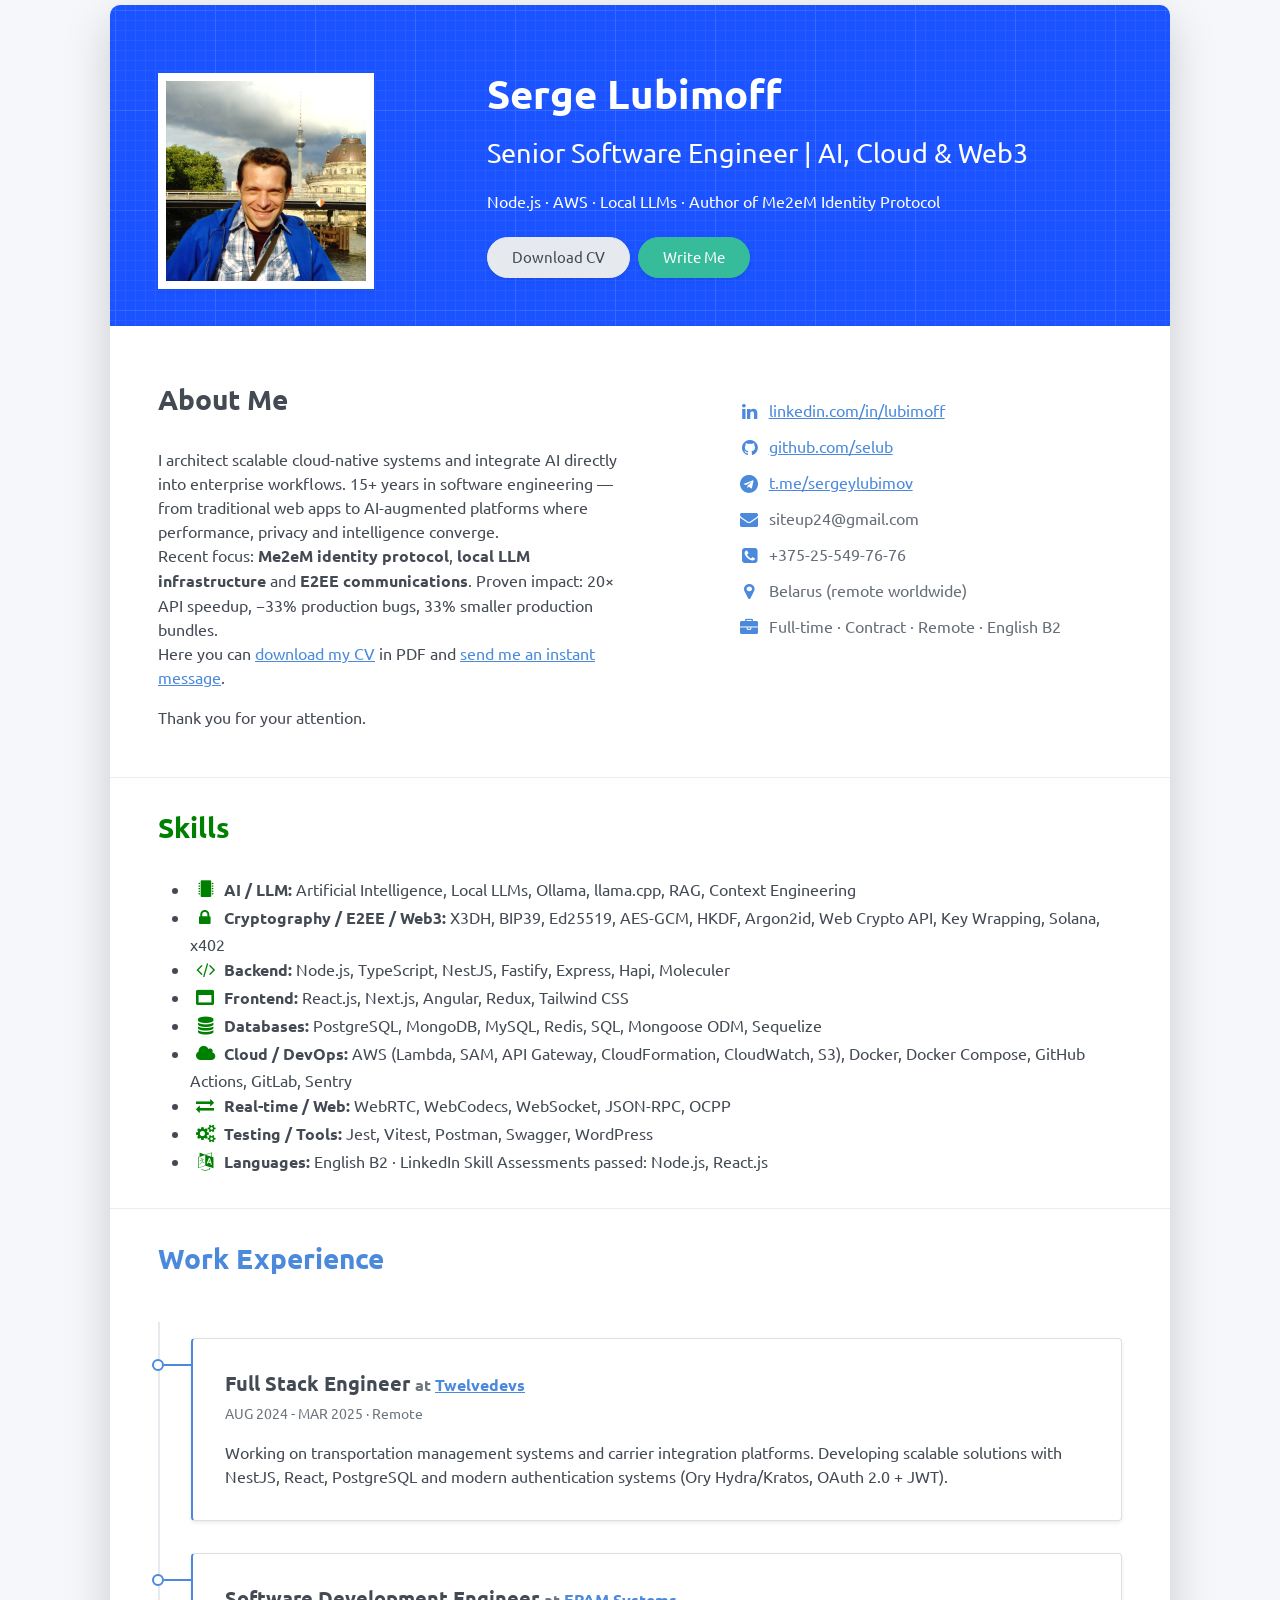
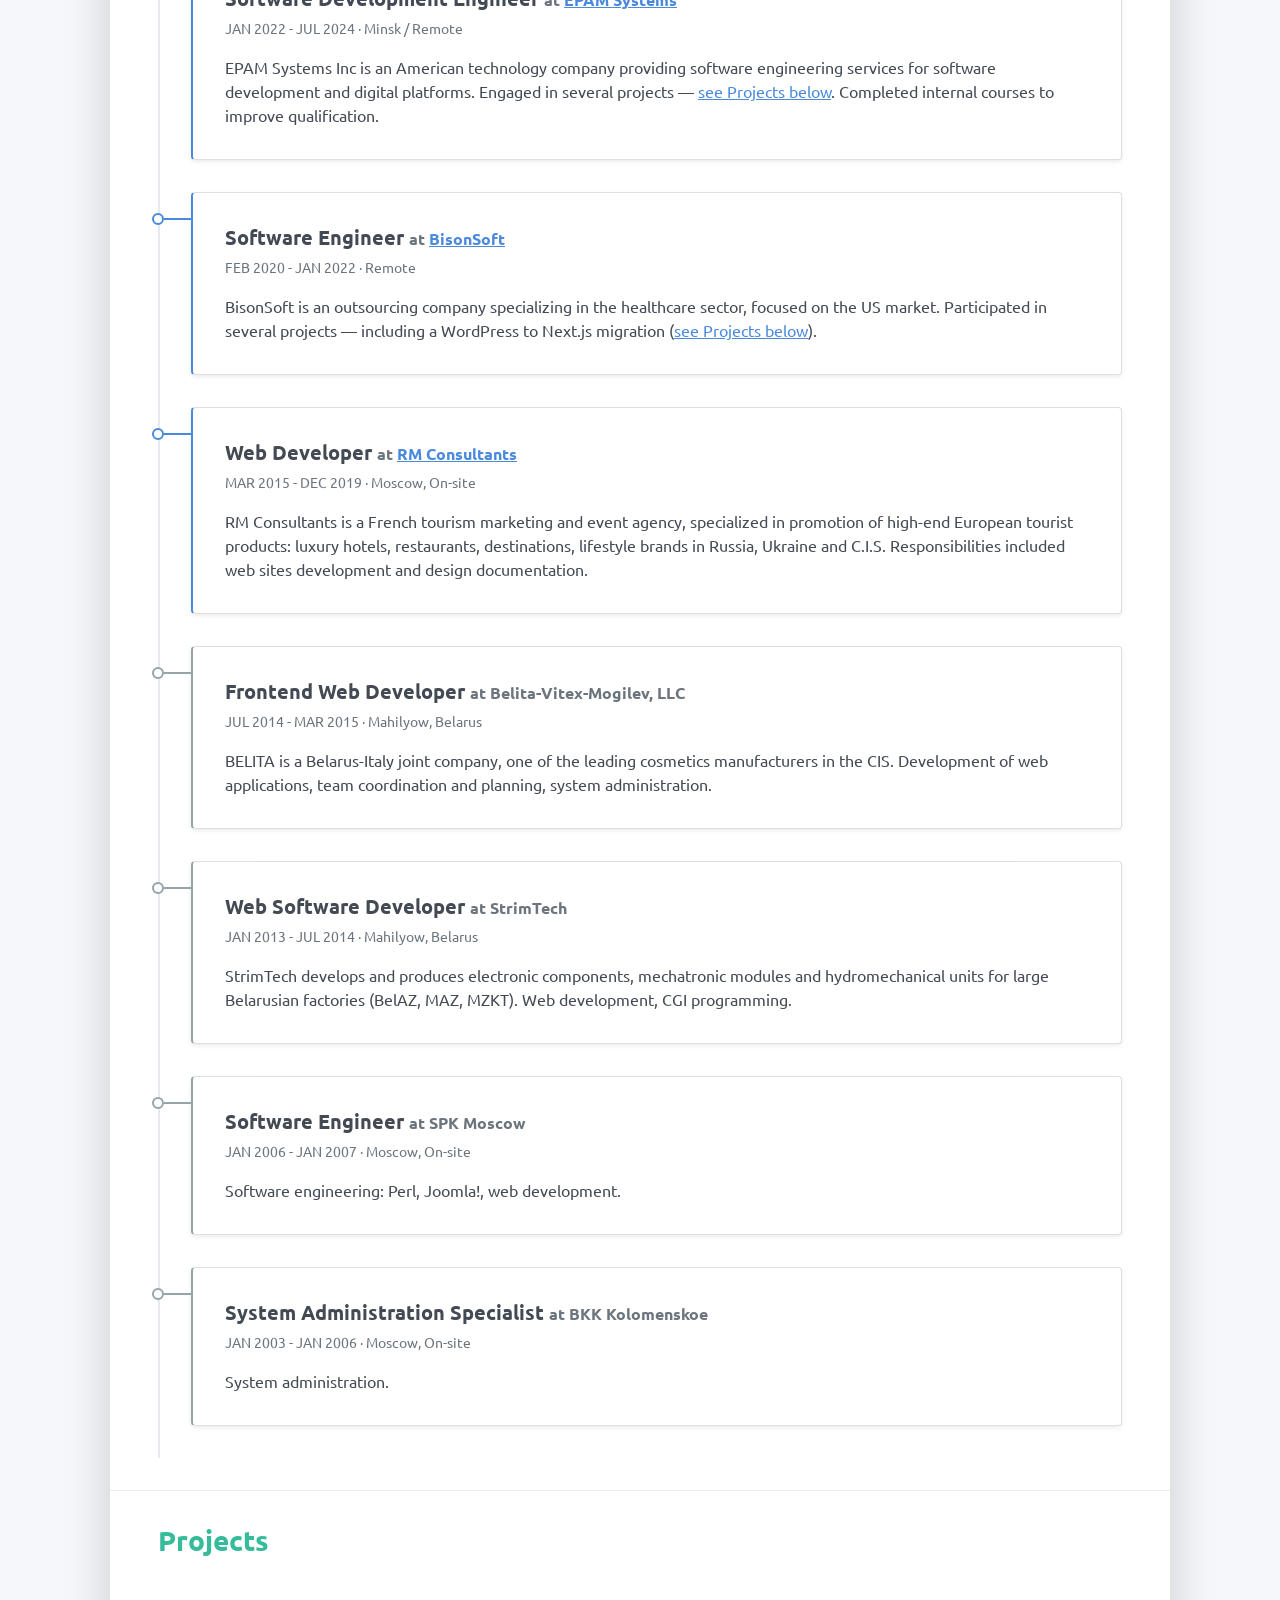
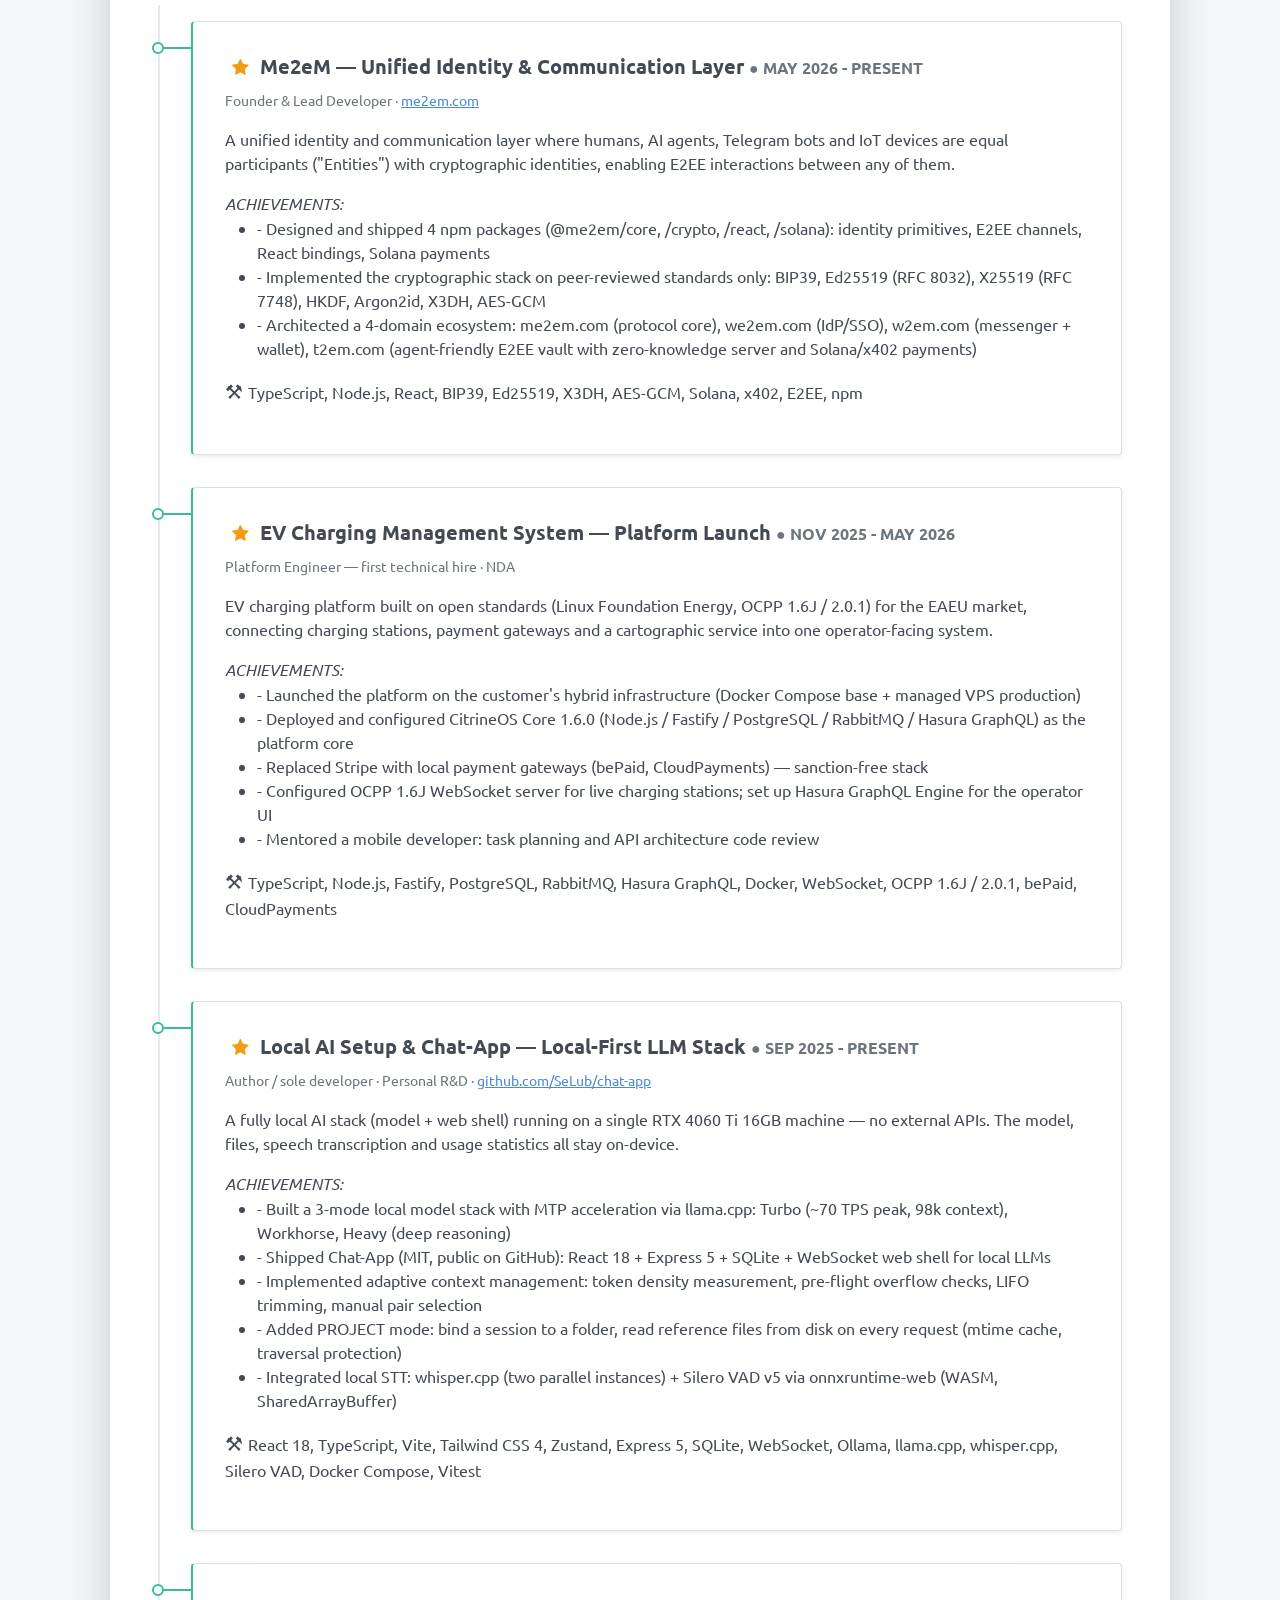
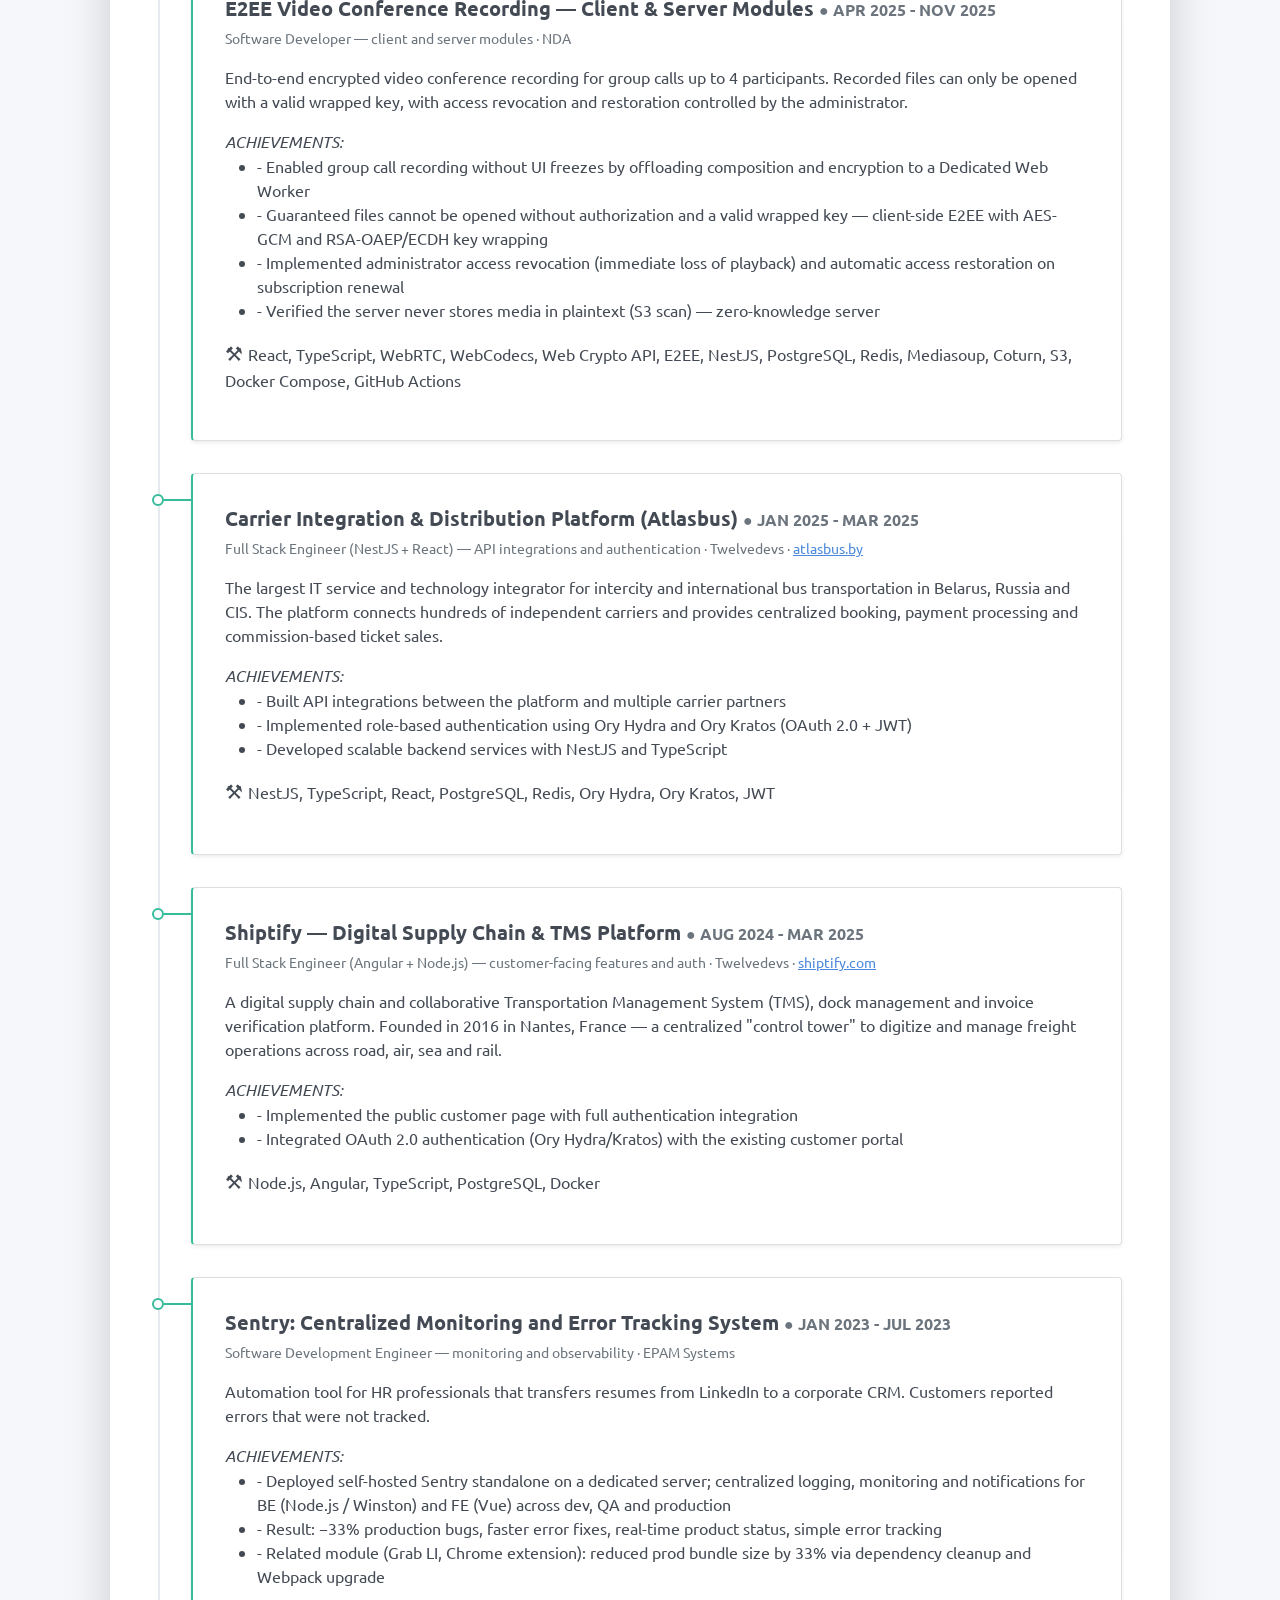
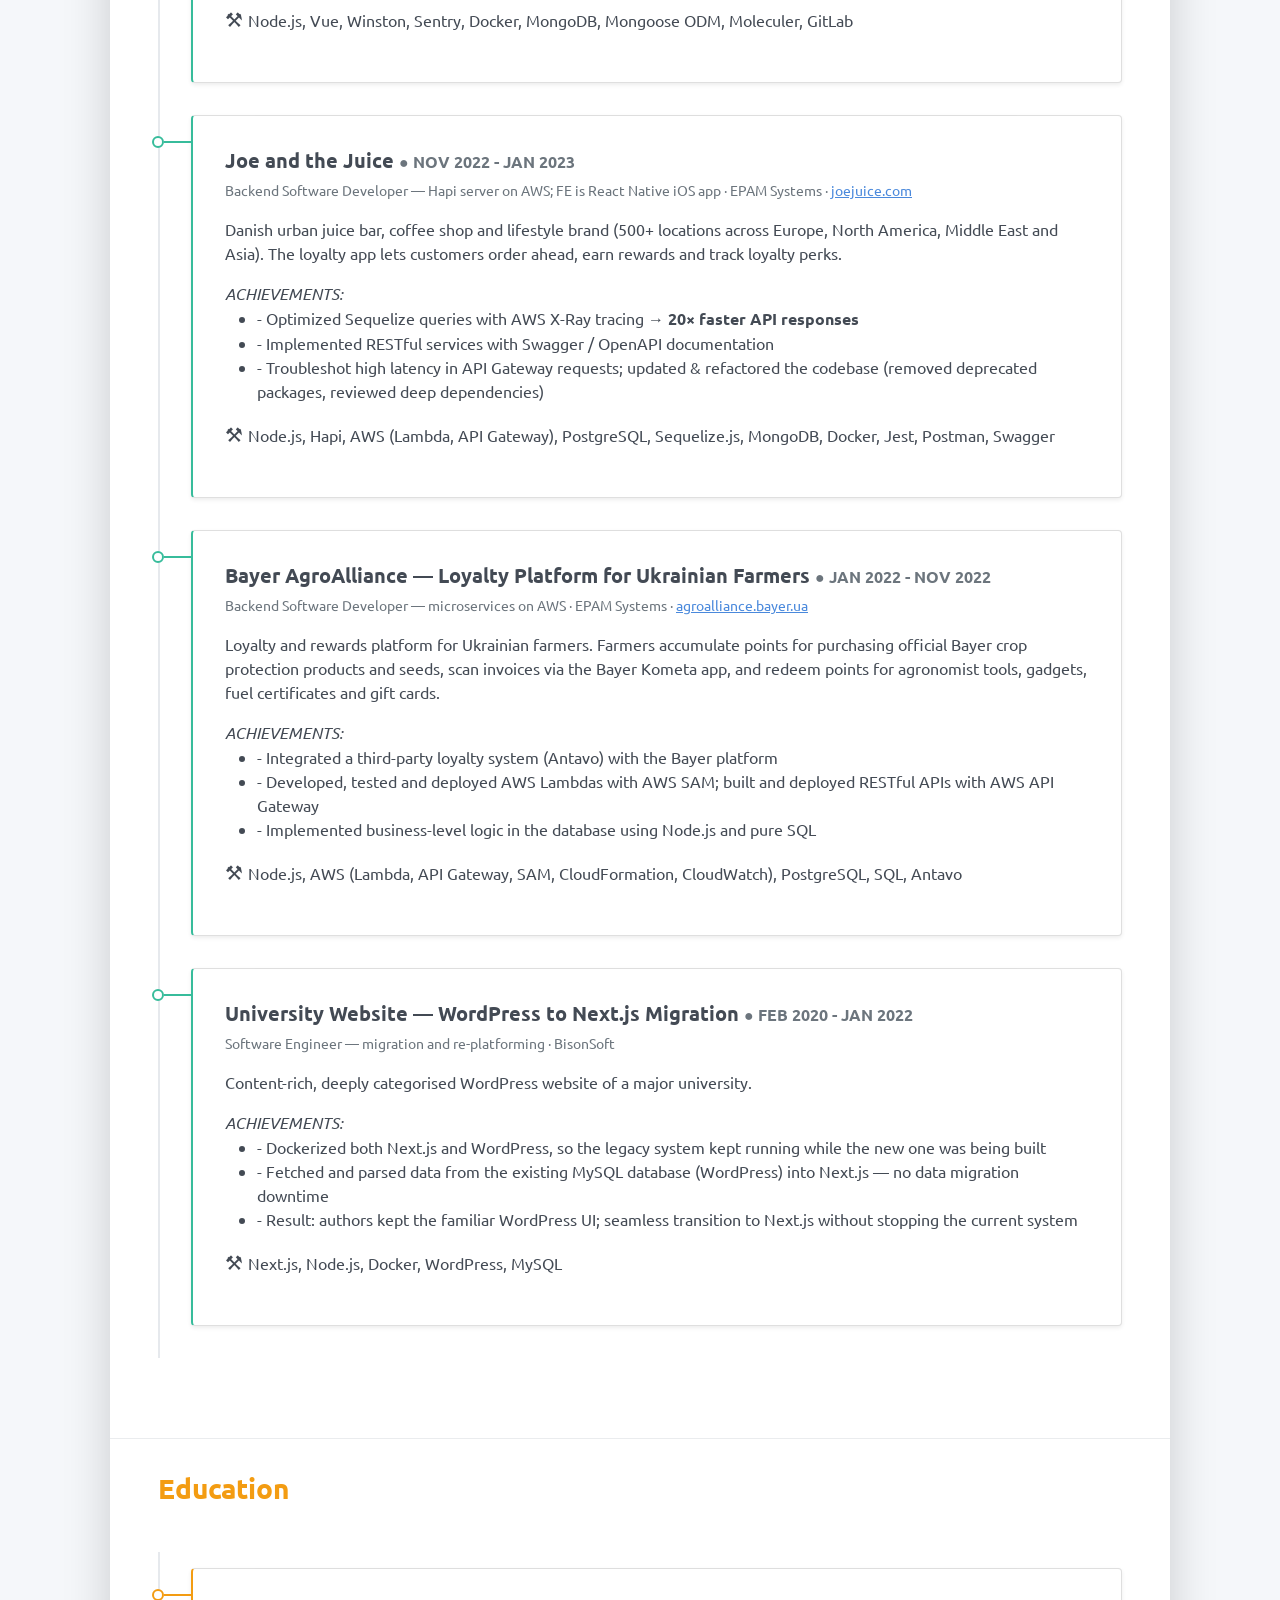
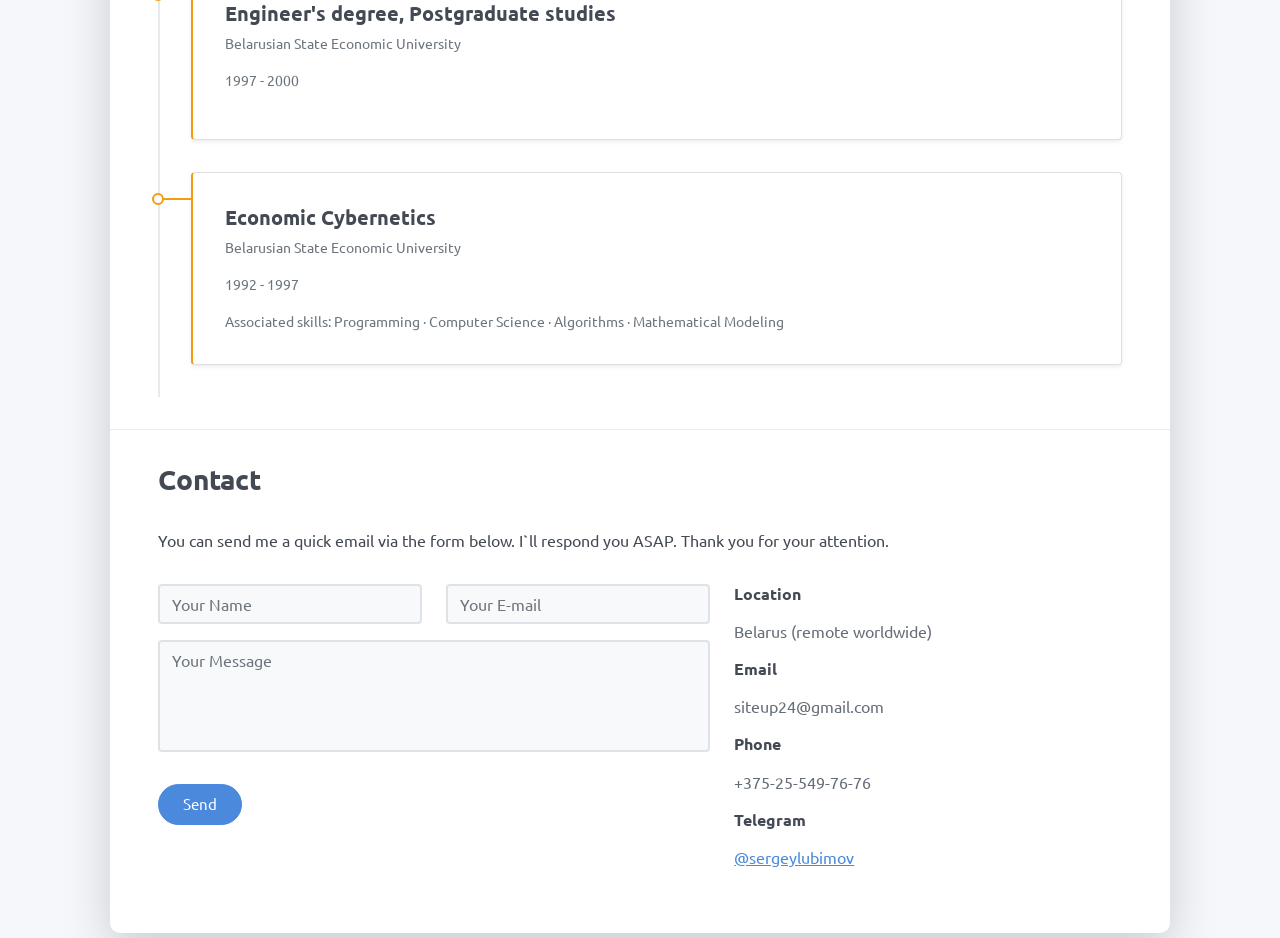
<file: index.html>
<!DOCTYPE html>
<html lang="en-US">
  <head>
    <meta charset="UTF-8">
    <meta http-equiv="X-UA-Compatible" content="IE=edge">
    <meta name="viewport" content="width=device-width, initial-scale=1">
    <title>Serge Lubimoff — Senior Software Engineer | AI, Cloud &amp; Web3</title>
    <meta name="description" content="Serge Lubimoff — Senior Software Engineer. 15+ years in software engineering: AI & Local LLMs, cloud architecture on AWS, cryptography & E2EE. Author of Me2eM Identity Protocol. Belarus, remote worldwide.">
    <meta property="og:type" content="profile">
    <meta property="og:title" content="Serge Lubimoff — Senior Software Engineer | AI, Cloud &amp; Web3">
    <meta property="og:description" content="AI & Local LLMs · Cloud architecture on AWS · Cryptography & E2EE. Author of Me2eM Identity Protocol. Open to senior roles: full-time, contract, remote.">
    <link rel="preconnect" href="https://fonts.gstatic.com" crossorigin="crossorigin"/>
    <link rel="preload" as="style" href="https://fonts.googleapis.com/css2?family=Ubuntu:wght@300;400;500;700&display=swap"/>
    <link rel="stylesheet" href="https://fonts.googleapis.com/css2?family=Ubuntu:wght@300;400;500;700&display=swap" media="print" onload="this.media='all'"/>
    <link rel="stylesheet" href="https://cdnjs.cloudflare.com/ajax/libs/font-awesome/4.7.0/css/font-awesome.min.css">
    <noscript>
      <link rel="stylesheet" href="https://fonts.googleapis.com/css2?family=Ubuntu:wght@300;400;500;700&display=swap"/>
    </noscript>

    <link href="css/bootstrap.min.css?ver=1.2.0" rel="stylesheet">
    <link href="css/aos.css?ver=1.2.0" rel="stylesheet">
    <link href="css/main.css?ver=1.2.0" rel="stylesheet">
    <noscript>
      <style type="text/css">
        [data-aos] {
            opacity: 1 !important;
            transform: translate(0) scale(1) !important;
        }
      </style>
    </noscript>
    <style>
      .timeline-card-warning {
        border-left-color: #F39C12;
      }
      .timeline-card-warning:before {
        border-color: #F39C12;
      }
      .timeline-card-warning:after {
        background-color: #F39C12;
      }
      .timeline-card-muted {
        border-left-color: #95A5A6;
      }
      .timeline-card-muted:before {
        border-color: #95A5A6;
      }
      .timeline-card-muted:after {
        background-color: #95A5A6;
      }
      .featured-star {
        color: #F39C12;
      }
    </style>
  </head>
  <body id="top">
    <div class="page-content">
      <div class="container">
<div class="cover shadow-lg bg-white">
  <div class="cover-bg p-3 p-lg-4 text-white">
    <div class="row">
      <div class="col-lg-4 col-md-5">
        <div class="avatar hover-effect bg-white shadow-sm p-1"><img src="images/avatar.jpg" width="200" height="200"/></div>
      </div>
      <div class="col-lg-8 col-md-7 text-center text-md-start">
        <h2 class="h1 mt-2" data-aos="fade-left" data-aos-delay="0">Serge Lubimoff</h2>
        <p data-aos="fade-left" data-aos-delay="100" class="position">Senior Software Engineer | AI, Cloud &amp; Web3</p>
        <p data-aos="fade-left" data-aos-delay="150">Node.js · AWS · Local LLMs · Author of Me2eM Identity Protocol</p>
        <div class="d-print-none" data-aos="fade-left" data-aos-delay="200"><a class="btn btn-light text-dark shadow-sm mt-1 me-1" href="Serge-Lubimoff-CV.pdf" target="_blank">Download CV</a><a class="btn btn-success shadow-sm mt-1" href="#contact">Write Me</a></div>
      </div>
    </div>
  </div>
  <div class="about-section pt-4 px-3 px-lg-4 mt-1">
    <div class="row">
      <div class="col-md-6">
        <h2 class="h3 mb-3">About Me</h2>
        <p>I architect scalable cloud-native systems and integrate AI directly into enterprise workflows. 15+ years in software engineering — from traditional web apps to AI-augmented platforms where performance, privacy and intelligence converge.<br />
        Recent focus: <strong>Me2eM identity protocol</strong>, <strong>local LLM infrastructure</strong> and <strong>E2EE communications</strong>. Proven impact: 20&times; API speedup, &minus;33% production bugs, 33% smaller production bundles.<br />
        Here you can <a href="Serge-Lubimoff-CV.pdf" target="_blank">download my CV</a> in PDF and <a href="#contact">send me an instant message</a>.</p>
        <p>Thank you for your attention.</p>
      </div>
      <div class="col-md-5 offset-md-1">
        <div class="row mt-2">
          <div class="col-sm-1">
            <div class="pb-1"><a href="https://www.linkedin.com/in/lubimoff" class="fa fa-linkedin" target="_blank"></a></div>
          </div>
          <div class="col-sm-11">
            <div class="pb-1 text-secondary"><a href="https://www.linkedin.com/in/lubimoff" target="_blank">linkedin.com/in/lubimoff</a></div>
          </div>
          <div class="col-sm-1">
            <div class="pb-1"><a href="https://github.com/selub" class="fa fa-github" target="_blank"></a></div>
          </div>
          <div class="col-sm-11">
            <div class="pb-1 text-secondary"><a href="https://github.com/selub" target="_blank">github.com/selub</a></div>
          </div>
          <div class="col-sm-1">
            <div class="pb-1"><a href="https://t.me/sergeylubimov" class="fa fa-telegram"></a></div>
          </div>
          <div class="col-sm-11">
            <div class="pb-1 text-secondary"><a href="https://t.me/sergeylubimov" target="_blank">t.me/sergeylubimov</a></div>
          </div>
          <div class="col-sm-1">
            <div class="pb-1"><a href="#" class="fa fa-envelope"></a></div>
          </div>
          <div class="col-sm-11">
            <div class="pb-1 text-secondary">siteup24@gmail.com</div>
          </div>
          <div class="col-sm-1">
            <div class="pb-1"><a href="tel:+375255497676" class="fa fa-phone-square"></a></div>
          </div>
          <div class="col-sm-11">
            <div class="pb-1 text-secondary">+375-25-549-76-76</div>
          </div>
          <div class="col-sm-1">
            <div class="pb-1"><a href="#" class="fa fa-map-marker"></a></div>
          </div>
          <div class="col-sm-11">
            <div class="pb-1 text-secondary">Belarus (remote worldwide)</div>
          </div>
          <div class="col-sm-1">
            <div class="pb-1"><a href="#" class="fa fa-briefcase"></a></div>
          </div>
          <div class="col-sm-11">
            <div class="pb-1 text-secondary">Full-time &middot; Contract &middot; Remote &middot; English B2</div>
          </div>
        </div>
      </div>
    </div>
  </div>
  <hr class="d-print-none"/>
  <div class="skills-section px-3 px-lg-4">
    <h2 class="h3 mb-3" style="color: green;">Skills</h2>
      <ul>
            <li>
              <i class="fa fa-microchip green" aria-hidden="true"></i> <strong>AI / LLM:</strong> Artificial Intelligence, Local LLMs, Ollama, llama.cpp, RAG, Context Engineering
            </li>
            <li>
              <i class="fa fa-lock green" aria-hidden="true"></i> <strong>Cryptography / E2EE / Web3:</strong> X3DH, BIP39, Ed25519, AES-GCM, HKDF, Argon2id, Web Crypto API, Key Wrapping, Solana, x402
            </li>
            <li>
              <i class="fa fa-code green" aria-hidden="true"></i> <strong>Backend:</strong> Node.js, TypeScript, NestJS, Fastify, Express, Hapi, Moleculer
            </li>
            <li>
              <i class="fa fa-window-maximize green" aria-hidden="true"></i> <strong>Frontend:</strong> React.js, Next.js, Angular, Redux, Tailwind CSS
            </li>
            <li>
              <i class="fa fa-database green" aria-hidden="true"></i> <strong>Databases:</strong> PostgreSQL, MongoDB, MySQL, Redis, SQL, Mongoose ODM, Sequelize
            </li>
            <li>
              <i class="fa fa-cloud green" aria-hidden="true"></i> <strong>Cloud / DevOps:</strong> AWS (Lambda, SAM, API Gateway, CloudFormation, CloudWatch, S3), Docker, Docker Compose, GitHub Actions, GitLab, Sentry
            </li>
            <li>
              <i class="fa fa-exchange green" aria-hidden="true"></i> <strong>Real-time / Web:</strong> WebRTC, WebCodecs, WebSocket, JSON-RPC, OCPP
            </li>
            <li>
              <i class="fa fa-cogs green" aria-hidden="true"></i> <strong>Testing / Tools:</strong> Jest, Vitest, Postman, Swagger, WordPress
            </li>
            <li>
              <i class="fa fa-language green" aria-hidden="true"></i> <strong>Languages:</strong> English B2 &middot; LinkedIn Skill Assessments passed: Node.js, React.js
            </li>
      </ul>
  </div>
  <hr class="d-print-none"/>
  <div class="work-experience-section px-3 px-lg-4">
    <h2 class="h3 mb-4" style="color: #4A89DC">Work Experience</h2>
    <div class="timeline">
      <div class="timeline-card timeline-card-primary card shadow-sm">
        <div class="card-body">
          <div class="h5 mb-1">Full Stack Engineer <span class="text-muted h6">at <a href="https://twelvedevs.com/" target="_blank">Twelvedevs</a></span></div>
          <div class="text-muted text-small mb-2">AUG 2024 - MAR 2025 · Remote</div>
          <div>Working on transportation management systems and carrier integration platforms. Developing scalable solutions with NestJS, React, PostgreSQL and modern authentication systems (Ory Hydra/Kratos, OAuth 2.0 + JWT).</div>
        </div>
      </div>
      <div class="timeline-card timeline-card-primary card shadow-sm">
        <div class="card-body">
          <div class="h5 mb-1">Software Development Engineer <span class="text-muted h6">at <a href="https://www.epam.com/" target="_blank">EPAM Systems</a></span></div>
          <div class="text-muted text-small mb-2">JAN 2022 - JUL 2024 · Minsk / Remote</div>
          <div>EPAM Systems Inc is an American technology company providing software engineering services for software development and digital platforms. Engaged in several projects — <a href="#last_projects">see Projects below</a>. Completed internal courses to improve qualification.</div>
        </div>
      </div>
      <div class="timeline-card timeline-card-primary card shadow-sm">
        <div class="card-body">
          <div class="h5 mb-1">Software Engineer <span class="text-muted h6">at <a href="https://bison-soft.com/en.html" target="_blank">BisonSoft</a></span></div>
          <div class="text-muted text-small mb-2">FEB 2020 - JAN 2022 · Remote</div>
          <div>BisonSoft is an outsourcing company specializing in the healthcare sector, focused on the US market. Participated in several projects — including a WordPress to Next.js migration (<a href="#last_projects">see Projects below</a>).</div>
        </div>
      </div>
      <div class="timeline-card timeline-card-primary card shadow-sm">
        <div class="card-body">
          <div class="h5 mb-1">Web Developer <span class="text-muted h6">at <a href="https://renaissance.events" target="_blank">RM Consultants</a> </span></div>
          <div class="text-muted text-small mb-2">MAR 2015 - DEC 2019 · Moscow, On-site</div>
          <div>RM Consultants is a French tourism marketing and event agency, specialized in promotion of high-end European tourist products: luxury hotels, restaurants, destinations, lifestyle brands in Russia, Ukraine and C.I.S. Responsibilities included web sites development and design documentation.</div>
        </div>
      </div>
      <div class="timeline-card timeline-card-muted card shadow-sm">
        <div class="card-body">
          <div class="h5 mb-1">Frontend Web Developer <span class="text-muted h6">at Belita-Vitex-Mogilev, LLC</span></div>
          <div class="text-muted text-small mb-2">JUL 2014 - MAR 2015 · Mahilyow, Belarus</div>
          <div>BELITA is a Belarus-Italy joint company, one of the leading cosmetics manufacturers in the CIS. Development of web applications, team coordination and planning, system administration.</div>
        </div>
      </div>
      <div class="timeline-card timeline-card-muted card shadow-sm">
        <div class="card-body">
          <div class="h5 mb-1">Web Software Developer <span class="text-muted h6">at StrimTech</span></div>
          <div class="text-muted text-small mb-2">JAN 2013 - JUL 2014 · Mahilyow, Belarus</div>
          <div>StrimTech develops and produces electronic components, mechatronic modules and hydromechanical units for large Belarusian factories (BelAZ, MAZ, MZKT). Web development, CGI programming.</div>
        </div>
      </div>
      <div class="timeline-card timeline-card-muted card shadow-sm">
        <div class="card-body">
          <div class="h5 mb-1">Software Engineer <span class="text-muted h6">at SPK Moscow</span></div>
          <div class="text-muted text-small mb-2">JAN 2006 - JAN 2007 · Moscow, On-site</div>
          <div>Software engineering: Perl, Joomla!, web development.</div>
        </div>
      </div>
      <div class="timeline-card timeline-card-muted card shadow-sm">
        <div class="card-body">
          <div class="h5 mb-1">System Administration Specialist <span class="text-muted h6">at BKK Kolomenskoe</span></div>
          <div class="text-muted text-small mb-2">JAN 2003 - JAN 2006 · Moscow, On-site</div>
          <div>System administration.</div>
        </div>
      </div>
    </div>
  </div>
  <hr class="d-print-none"/>
  <div class="page-break"></div>
  <div class="education-section px-3 px-lg-4 pb-4" id="last_projects">
    <h2 class="h3 mb-4" style="color: #37BC9B">Projects</h2>
    <div class="timeline">
      <div class="timeline-card timeline-card-success card shadow-sm">
        <div class="card-body">
          <div class="h5 mb-1"><i class="fa fa-star featured-star" aria-hidden="true"></i> Me2eM — Unified Identity &amp; Communication Layer <span class="text-muted h6">&#9679; MAY 2026 - PRESENT</span></div>
          <div class="text-muted text-small mb-2">Founder &amp; Lead Developer · <a href="https://me2em.com" target="_blank">me2em.com</a></div>
          <div class="mb-2">A unified identity and communication layer where humans, AI agents, Telegram bots and IoT devices are equal participants (&quot;Entities&quot;) with cryptographic identities, enabling E2EE interactions between any of them.</div>
          <div><i>ACHIEVEMENTS: </i>
          <ul>
            <li>- Designed and shipped 4 npm packages (@me2em/core, /crypto, /react, /solana): identity primitives, E2EE channels, React bindings, Solana payments</li>
            <li>- Implemented the cryptographic stack on peer-reviewed standards only: BIP39, Ed25519 (RFC 8032), X25519 (RFC 7748), HKDF, Argon2id, X3DH, AES-GCM</li>
            <li>- Architected a 4-domain ecosystem: me2em.com (protocol core), we2em.com (IdP/SSO), w2em.com (messenger + wallet), t2em.com (agent-friendly E2EE vault with zero-knowledge server and Solana/x402 payments)</li>
          </ul></div>
          <div class="mb-2"><span style='font-size:20px;'>&#9874; </span>TypeScript, Node.js, React, BIP39, Ed25519, X3DH, AES-GCM, Solana, x402, E2EE, npm</div>
        </div>
      </div>
      <div class="timeline-card timeline-card-success card shadow-sm">
        <div class="card-body">
          <div class="h5 mb-1"><i class="fa fa-star featured-star" aria-hidden="true"></i> EV Charging Management System — Platform Launch <span class="text-muted h6">&#9679; NOV 2025 - MAY 2026</span></div>
          <div class="text-muted text-small mb-2">Platform Engineer — first technical hire · NDA</div>
          <div class="mb-2">EV charging platform built on open standards (Linux Foundation Energy, OCPP 1.6J / 2.0.1) for the EAEU market, connecting charging stations, payment gateways and a cartographic service into one operator-facing system.</div>
          <div><i>ACHIEVEMENTS: </i>
          <ul>
            <li>- Launched the platform on the customer's hybrid infrastructure (Docker Compose base + managed VPS production)</li>
            <li>- Deployed and configured CitrineOS Core 1.6.0 (Node.js / Fastify / PostgreSQL / RabbitMQ / Hasura GraphQL) as the platform core</li>
            <li>- Replaced Stripe with local payment gateways (bePaid, CloudPayments) — sanction-free stack</li>
            <li>- Configured OCPP 1.6J WebSocket server for live charging stations; set up Hasura GraphQL Engine for the operator UI</li>
            <li>- Mentored a mobile developer: task planning and API architecture code review</li>
          </ul></div>
          <div class="mb-2"><span style='font-size:20px;'>&#9874; </span>TypeScript, Node.js, Fastify, PostgreSQL, RabbitMQ, Hasura GraphQL, Docker, WebSocket, OCPP 1.6J / 2.0.1, bePaid, CloudPayments</div>
        </div>
      </div>
      <div class="timeline-card timeline-card-success card shadow-sm">
        <div class="card-body">
          <div class="h5 mb-1"><i class="fa fa-star featured-star" aria-hidden="true"></i> Local AI Setup &amp; Chat-App — Local-First LLM Stack <span class="text-muted h6">&#9679; SEP 2025 - PRESENT</span></div>
          <div class="text-muted text-small mb-2">Author / sole developer · Personal R&amp;D · <a href="https://github.com/SeLub/chat-app" target="_blank">github.com/SeLub/chat-app</a></div>
          <div class="mb-2">A fully local AI stack (model + web shell) running on a single RTX 4060 Ti 16GB machine — no external APIs. The model, files, speech transcription and usage statistics all stay on-device.</div>
          <div><i>ACHIEVEMENTS: </i>
          <ul>
            <li>- Built a 3-mode local model stack with MTP acceleration via llama.cpp: Turbo (~70 TPS peak, 98k context), Workhorse, Heavy (deep reasoning)</li>
            <li>- Shipped Chat-App (MIT, public on GitHub): React 18 + Express 5 + SQLite + WebSocket web shell for local LLMs</li>
            <li>- Implemented adaptive context management: token density measurement, pre-flight overflow checks, LIFO trimming, manual pair selection</li>
            <li>- Added PROJECT mode: bind a session to a folder, read reference files from disk on every request (mtime cache, traversal protection)</li>
            <li>- Integrated local STT: whisper.cpp (two parallel instances) + Silero VAD v5 via onnxruntime-web (WASM, SharedArrayBuffer)</li>
          </ul></div>
          <div class="mb-2"><span style='font-size:20px;'>&#9874; </span>React 18, TypeScript, Vite, Tailwind CSS 4, Zustand, Express 5, SQLite, WebSocket, Ollama, llama.cpp, whisper.cpp, Silero VAD, Docker Compose, Vitest</div>
        </div>
      </div>
      <div class="timeline-card timeline-card-success card shadow-sm">
        <div class="card-body">
          <div class="h5 mb-1">E2EE Video Conference Recording — Client &amp; Server Modules <span class="text-muted h6">&#9679; APR 2025 - NOV 2025</span></div>
          <div class="text-muted text-small mb-2">Software Developer — client and server modules · NDA</div>
          <div class="mb-2">End-to-end encrypted video conference recording for group calls up to 4 participants. Recorded files can only be opened with a valid wrapped key, with access revocation and restoration controlled by the administrator.</div>
          <div><i>ACHIEVEMENTS: </i>
          <ul>
            <li>- Enabled group call recording without UI freezes by offloading composition and encryption to a Dedicated Web Worker</li>
            <li>- Guaranteed files cannot be opened without authorization and a valid wrapped key — client-side E2EE with AES-GCM and RSA-OAEP/ECDH key wrapping</li>
            <li>- Implemented administrator access revocation (immediate loss of playback) and automatic access restoration on subscription renewal</li>
            <li>- Verified the server never stores media in plaintext (S3 scan) — zero-knowledge server</li>
          </ul></div>
          <div class="mb-2"><span style='font-size:20px;'>&#9874; </span>React, TypeScript, WebRTC, WebCodecs, Web Crypto API, E2EE, NestJS, PostgreSQL, Redis, Mediasoup, Coturn, S3, Docker Compose, GitHub Actions</div>
        </div>
      </div>
      <div class="timeline-card timeline-card-success card shadow-sm">
        <div class="card-body">
          <div class="h5 mb-1">Carrier Integration &amp; Distribution Platform (Atlasbus) <span class="text-muted h6">&#9679; JAN 2025 - MAR 2025</span></div>
          <div class="text-muted text-small mb-2">Full Stack Engineer (NestJS + React) — API integrations and authentication · Twelvedevs · <a href="https://atlasbus.by/" target="_blank">atlasbus.by</a></div>
          <div class="mb-2">The largest IT service and technology integrator for intercity and international bus transportation in Belarus, Russia and CIS. The platform connects hundreds of independent carriers and provides centralized booking, payment processing and commission-based ticket sales.</div>
          <div><i>ACHIEVEMENTS: </i>
          <ul>
            <li>- Built API integrations between the platform and multiple carrier partners</li>
            <li>- Implemented role-based authentication using Ory Hydra and Ory Kratos (OAuth 2.0 + JWT)</li>
            <li>- Developed scalable backend services with NestJS and TypeScript</li>
          </ul></div>
          <div class="mb-2"><span style='font-size:20px;'>&#9874; </span>NestJS, TypeScript, React, PostgreSQL, Redis, Ory Hydra, Ory Kratos, JWT</div>
        </div>
      </div>
      <div class="timeline-card timeline-card-success card shadow-sm">
        <div class="card-body">
          <div class="h5 mb-1">Shiptify — Digital Supply Chain &amp; TMS Platform <span class="text-muted h6">&#9679; AUG 2024 - MAR 2025</span></div>
          <div class="text-muted text-small mb-2">Full Stack Engineer (Angular + Node.js) — customer-facing features and auth · Twelvedevs · <a href="https://www.shiptify.com/en/" target="_blank">shiptify.com</a></div>
          <div class="mb-2">A digital supply chain and collaborative Transportation Management System (TMS), dock management and invoice verification platform. Founded in 2016 in Nantes, France — a centralized &quot;control tower&quot; to digitize and manage freight operations across road, air, sea and rail.</div>
          <div><i>ACHIEVEMENTS: </i>
          <ul>
            <li>- Implemented the public customer page with full authentication integration</li>
            <li>- Integrated OAuth 2.0 authentication (Ory Hydra/Kratos) with the existing customer portal</li>
          </ul></div>
          <div class="mb-2"><span style='font-size:20px;'>&#9874; </span>Node.js, Angular, TypeScript, PostgreSQL, Docker</div>
        </div>
      </div>
      <div class="timeline-card timeline-card-success card shadow-sm">
        <div class="card-body">
          <div class="h5 mb-1">Sentry: Centralized Monitoring and Error Tracking System <span class="text-muted h6">&#9679; JAN 2023 - JUL 2023</span></div>
          <div class="text-muted text-small mb-2">Software Development Engineer — monitoring and observability · EPAM Systems</div>
          <div class="mb-2">Automation tool for HR professionals that transfers resumes from LinkedIn to a corporate CRM. Customers reported errors that were not tracked.</div>
          <div><i>ACHIEVEMENTS: </i>
          <ul>
            <li>- Deployed self-hosted Sentry standalone on a dedicated server; centralized logging, monitoring and notifications for BE (Node.js / Winston) and FE (Vue) across dev, QA and production</li>
            <li>- Result: &minus;33% production bugs, faster error fixes, real-time product status, simple error tracking</li>
            <li>- Related module (Grab LI, Chrome extension): reduced prod bundle size by 33% via dependency cleanup and Webpack upgrade</li>
          </ul></div>
          <div class="mb-2"><span style='font-size:20px;'>&#9874; </span>Node.js, Vue, Winston, Sentry, Docker, MongoDB, Mongoose ODM, Moleculer, GitLab</div>
        </div>
      </div>
      <div class="timeline-card timeline-card-success card shadow-sm">
        <div class="card-body">
          <div class="h5 mb-1">Joe and the Juice <span class="text-muted h6">&#9679; NOV 2022 - JAN 2023</span></div>
          <div class="text-muted text-small mb-2">Backend Software Developer — Hapi server on AWS; FE is React Native iOS app · EPAM Systems · <a href="https://www.joejuice.com" target="_blank">joejuice.com</a></div>
          <div class="mb-2">Danish urban juice bar, coffee shop and lifestyle brand (500+ locations across Europe, North America, Middle East and Asia). The loyalty app lets customers order ahead, earn rewards and track loyalty perks.</div>
          <div><i>ACHIEVEMENTS: </i>
          <ul>
            <li>- Optimized Sequelize queries with AWS X-Ray tracing &rarr; <strong>20&times; faster API responses</strong></li>
            <li>- Implemented RESTful services with Swagger / OpenAPI documentation</li>
            <li>- Troubleshot high latency in API Gateway requests; updated &amp; refactored the codebase (removed deprecated packages, reviewed deep dependencies)</li>
          </ul></div>
          <div class="mb-2"><span style='font-size:20px;'>&#9874; </span>Node.js, Hapi, AWS (Lambda, API Gateway), PostgreSQL, Sequelize.js, MongoDB, Docker, Jest, Postman, Swagger</div>
        </div>
      </div>
      <div class="timeline-card timeline-card-success card shadow-sm">
        <div class="card-body">
          <div class="h5 mb-1">Bayer AgroAlliance — Loyalty Platform for Ukrainian Farmers <span class="text-muted h6">&#9679; JAN 2022 - NOV 2022</span></div>
          <div class="text-muted text-small mb-2">Backend Software Developer — microservices on AWS · EPAM Systems · <a href="https://agroalliance.bayer.ua/" target="_blank">agroalliance.bayer.ua</a></div>
          <div class="mb-2">Loyalty and rewards platform for Ukrainian farmers. Farmers accumulate points for purchasing official Bayer crop protection products and seeds, scan invoices via the Bayer Kometa app, and redeem points for agronomist tools, gadgets, fuel certificates and gift cards.</div>
          <div><i>ACHIEVEMENTS: </i>
          <ul>
            <li>- Integrated a third-party loyalty system (Antavo) with the Bayer platform</li>
            <li>- Developed, tested and deployed AWS Lambdas with AWS SAM; built and deployed RESTful APIs with AWS API Gateway</li>
            <li>- Implemented business-level logic in the database using Node.js and pure SQL</li>
          </ul></div>
          <div class="mb-2"><span style='font-size:20px;'>&#9874; </span>Node.js, AWS (Lambda, API Gateway, SAM, CloudFormation, CloudWatch), PostgreSQL, SQL, Antavo</div>
        </div>
      </div>
      <div class="timeline-card timeline-card-success card shadow-sm">
        <div class="card-body">
          <div class="h5 mb-1">University Website — WordPress to Next.js Migration <span class="text-muted h6">&#9679; FEB 2020 - JAN 2022</span></div>
          <div class="text-muted text-small mb-2">Software Engineer — migration and re-platforming · BisonSoft</div>
          <div class="mb-2">Content-rich, deeply categorised WordPress website of a major university.</div>
          <div><i>ACHIEVEMENTS: </i>
          <ul>
            <li>- Dockerized both Next.js and WordPress, so the legacy system kept running while the new one was being built</li>
            <li>- Fetched and parsed data from the existing MySQL database (WordPress) into Next.js — no data migration downtime</li>
            <li>- Result: authors kept the familiar WordPress UI; seamless transition to Next.js without stopping the current system</li>
          </ul></div>
          <div class="mb-2"><span style='font-size:20px;'>&#9874; </span>Next.js, Node.js, Docker, WordPress, MySQL</div>
        </div>
      </div>
    </div>
  </div>
  <hr class="d-print-none"/>
  <div class="education-section px-3 px-lg-4">
    <h2 class="h3 mb-4" style = "color: #F39C12">Education</h2>
    <div class="timeline">
      <div class="timeline-card timeline-card-warning card shadow-sm">
        <div class="card-body">
          <div class="h5 mb-1">Engineer's degree, Postgraduate studies</div>
          <div class="text-muted text-small mb-2">Belarusian State Economic University</div>
          <div class="text-muted text-small mb-2">1997 - 2000</div>
        </div>
      </div>
      <div class="timeline-card timeline-card-warning card shadow-sm">
        <div class="card-body">
          <div class="h5 mb-1">Economic Cybernetics</div>
          <div class="text-muted text-small mb-2">Belarusian State Economic University</div>
          <div class="text-muted text-small mb-2">1992 - 1997</div>
          <div class="text-muted text-small">Associated skills: Programming · Computer Science · Algorithms · Mathematical Modeling</div>
        </div>
      </div>
    </div>
  </div>
  <hr class="d-print-none"/>
  <div class="contant-section px-3 px-lg-4 pb-4" id="contact">
    <h2 class="h3 text mb-3">Contact</h2>
    <p>You can send me a quick email via the form below. I`ll respond you ASAP. Thank you for your attention.</p>
    <div class="row">
      <div class="col-md-7 d-print-none">
        <div class="my-2"><form action="https://formspree.io/f/xgejqljy"
    method="POST">
  <div class="row">
    <div class="col-6">
      <input class="form-control" type="text" id="name" name="name" placeholder="Your Name" required>
    </div>
    <div class="col-6">
      <input class="form-control" type="email" id="email" name="_replyto" placeholder="Your E-mail" required>
    </div>
  </div>
  <div class="form-group my-2">
    <textarea class="form-control" style="resize: none;" id="message" name="message" rows="4"  placeholder="Your Message" required></textarea>
  </div>
  <button class="btn btn-primary mt-2" type="submit">Send</button>
</form>
        </div>
      </div>
      <div class="col">
        <div class="mt-2">
          <h3 class="h6">Location</h3>
          <div class="pb-2 text-secondary">Belarus (remote worldwide)</div>
          <h3 class="h6">Email</h3>
          <div class="pb-2 text-secondary">siteup24@gmail.com</div>
          <h3 class="h6">Phone</h3>
          <div class="pb-2 text-secondary">+375-25-549-76-76</div>
          <h3 class="h6">Telegram</h3>
          <div class="pb-2 text-secondary"><a href="https://t.me/sergeylubimov" target="_blank">@sergeylubimov</a></div>
        </div>
      </div>
    </div>
  </div>
</div></div>
    </div>
    <script src="scripts/bootstrap.bundle.min.js?ver=1.2.0"></script>
    <script src="scripts/aos.js?ver=1.2.0"></script>
    <script src="scripts/main.js?ver=1.2.0"></script>
  </body>
</html>
</file>
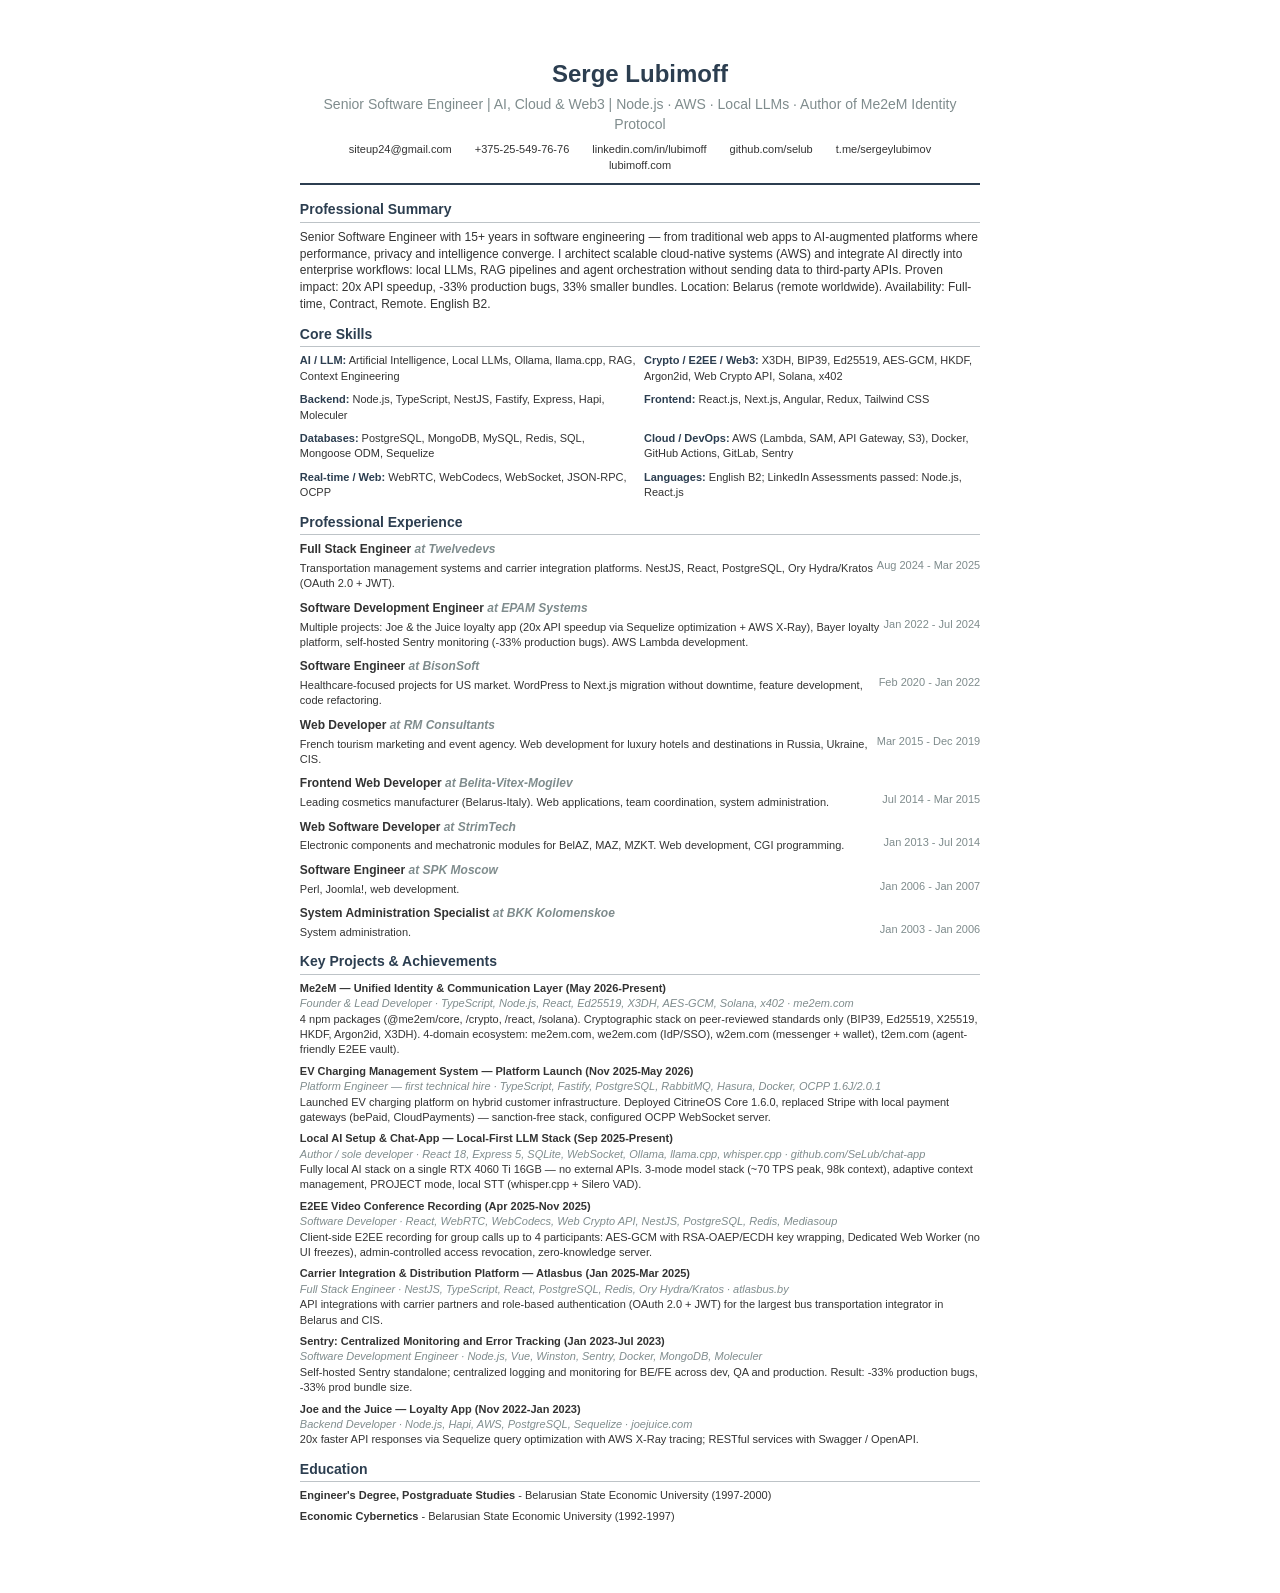
<file: cv-compact.html>
<!DOCTYPE html>
<html lang="en-US">
<head>
    <meta charset="UTF-8">
    <title>Serge Lubimoff - Senior Software Engineer</title>
    <style>
        * { margin: 0; padding: 0; box-sizing: border-box; }
        body { font-family: 'Arial', sans-serif; font-size: 12px; line-height: 1.4; color: #333; }
        .container { max-width: 210mm; margin: 0 auto; padding: 15mm; }
        .header { text-align: center; margin-bottom: 15px; border-bottom: 2px solid #2c3e50; padding-bottom: 10px; }
        .name { font-size: 24px; font-weight: bold; color: #2c3e50; margin-bottom: 5px; }
        .title { font-size: 14px; color: #7f8c8d; margin-bottom: 8px; }
        .contact { font-size: 11px; }
        .contact span { margin: 0 10px; }
        .section { margin-bottom: 12px; }
        .section-title { font-size: 14px; font-weight: bold; color: #2c3e50; border-bottom: 1px solid #bdc3c7; margin-bottom: 6px; padding-bottom: 2px; }
        .job { margin-bottom: 8px; }
        .job-title { font-weight: bold; font-size: 12px; }
        .company { color: #7f8c8d; font-style: italic; }
        .dates { float: right; color: #7f8c8d; font-size: 11px; }
        .description { margin-top: 3px; font-size: 11px; }
        .skills-grid { display: grid; grid-template-columns: 1fr 1fr; gap: 8px; }
        .skill-category { font-size: 11px; }
        .skill-category strong { color: #2c3e50; }
        .education-item { margin-bottom: 5px; font-size: 11px; }
        .project { margin-bottom: 6px; font-size: 11px; }
        .project-title { font-weight: bold; }
        .project-tech { color: #7f8c8d; font-style: italic; }
    </style>
</head>
<body>
    <div class="container">
        <div class="header">
            <div class="name">Serge Lubimoff</div>
            <div class="title">Senior Software Engineer | AI, Cloud &amp; Web3 | Node.js · AWS · Local LLMs · Author of Me2eM Identity Protocol</div>
            <div class="contact">
                <span>siteup24@gmail.com</span>
                <span>+375-25-549-76-76</span>
                <span>linkedin.com/in/lubimoff</span>
                <span>github.com/selub</span>
                <span>t.me/sergeylubimov</span>
                <span>lubimoff.com</span>
            </div>
        </div>

        <div class="section">
            <div class="section-title">Professional Summary</div>
            <p>Senior Software Engineer with 15+ years in software engineering — from traditional web apps to AI-augmented platforms where performance, privacy and intelligence converge. I architect scalable cloud-native systems (AWS) and integrate AI directly into enterprise workflows: local LLMs, RAG pipelines and agent orchestration without sending data to third-party APIs. Proven impact: 20x API speedup, -33% production bugs, 33% smaller bundles. Location: Belarus (remote worldwide). Availability: Full-time, Contract, Remote. English B2.</p>
        </div>

        <div class="section">
            <div class="section-title">Core Skills</div>
            <div class="skills-grid">
                <div class="skill-category"><strong>AI / LLM:</strong> Artificial Intelligence, Local LLMs, Ollama, llama.cpp, RAG, Context Engineering</div>
                <div class="skill-category"><strong>Crypto / E2EE / Web3:</strong> X3DH, BIP39, Ed25519, AES-GCM, HKDF, Argon2id, Web Crypto API, Solana, x402</div>
                <div class="skill-category"><strong>Backend:</strong> Node.js, TypeScript, NestJS, Fastify, Express, Hapi, Moleculer</div>
                <div class="skill-category"><strong>Frontend:</strong> React.js, Next.js, Angular, Redux, Tailwind CSS</div>
                <div class="skill-category"><strong>Databases:</strong> PostgreSQL, MongoDB, MySQL, Redis, SQL, Mongoose ODM, Sequelize</div>
                <div class="skill-category"><strong>Cloud / DevOps:</strong> AWS (Lambda, SAM, API Gateway, S3), Docker, GitHub Actions, GitLab, Sentry</div>
                <div class="skill-category"><strong>Real-time / Web:</strong> WebRTC, WebCodecs, WebSocket, JSON-RPC, OCPP</div>
                <div class="skill-category"><strong>Languages:</strong> English B2; LinkedIn Assessments passed: Node.js, React.js</div>
            </div>
        </div>

        <div class="section">
            <div class="section-title">Professional Experience</div>

            <div class="job">
                <div class="job-title">Full Stack Engineer <span class="company">at Twelvedevs</span></div>
                <div class="dates">Aug 2024 - Mar 2025</div>
                <div class="description">Transportation management systems and carrier integration platforms. NestJS, React, PostgreSQL, Ory Hydra/Kratos (OAuth 2.0 + JWT).</div>
            </div>

            <div class="job">
                <div class="job-title">Software Development Engineer <span class="company">at EPAM Systems</span></div>
                <div class="dates">Jan 2022 - Jul 2024</div>
                <div class="description">Multiple projects: Joe &amp; the Juice loyalty app (20x API speedup via Sequelize optimization + AWS X-Ray), Bayer loyalty platform, self-hosted Sentry monitoring (-33% production bugs). AWS Lambda development.</div>
            </div>

            <div class="job">
                <div class="job-title">Software Engineer <span class="company">at BisonSoft</span></div>
                <div class="dates">Feb 2020 - Jan 2022</div>
                <div class="description">Healthcare-focused projects for US market. WordPress to Next.js migration without downtime, feature development, code refactoring.</div>
            </div>

            <div class="job">
                <div class="job-title">Web Developer <span class="company">at RM Consultants</span></div>
                <div class="dates">Mar 2015 - Dec 2019</div>
                <div class="description">French tourism marketing and event agency. Web development for luxury hotels and destinations in Russia, Ukraine, CIS.</div>
            </div>

            <div class="job">
                <div class="job-title">Frontend Web Developer <span class="company">at Belita-Vitex-Mogilev</span></div>
                <div class="dates">Jul 2014 - Mar 2015</div>
                <div class="description">Leading cosmetics manufacturer (Belarus-Italy). Web applications, team coordination, system administration.</div>
            </div>

            <div class="job">
                <div class="job-title">Web Software Developer <span class="company">at StrimTech</span></div>
                <div class="dates">Jan 2013 - Jul 2014</div>
                <div class="description">Electronic components and mechatronic modules for BelAZ, MAZ, MZKT. Web development, CGI programming.</div>
            </div>

            <div class="job">
                <div class="job-title">Software Engineer <span class="company">at SPK Moscow</span></div>
                <div class="dates">Jan 2006 - Jan 2007</div>
                <div class="description">Perl, Joomla!, web development.</div>
            </div>

            <div class="job">
                <div class="job-title">System Administration Specialist <span class="company">at BKK Kolomenskoe</span></div>
                <div class="dates">Jan 2003 - Jan 2006</div>
                <div class="description">System administration.</div>
            </div>
        </div>

        <div class="section">
            <div class="section-title">Key Projects &amp; Achievements</div>

            <div class="project">
                <div class="project-title">Me2eM — Unified Identity &amp; Communication Layer (May 2026-Present)</div>
                <div class="project-tech">Founder &amp; Lead Developer · TypeScript, Node.js, React, Ed25519, X3DH, AES-GCM, Solana, x402 · me2em.com</div>
                4 npm packages (@me2em/core, /crypto, /react, /solana). Cryptographic stack on peer-reviewed standards only (BIP39, Ed25519, X25519, HKDF, Argon2id, X3DH). 4-domain ecosystem: me2em.com, we2em.com (IdP/SSO), w2em.com (messenger + wallet), t2em.com (agent-friendly E2EE vault).
            </div>

            <div class="project">
                <div class="project-title">EV Charging Management System — Platform Launch (Nov 2025-May 2026)</div>
                <div class="project-tech">Platform Engineer — first technical hire · TypeScript, Fastify, PostgreSQL, RabbitMQ, Hasura, Docker, OCPP 1.6J/2.0.1</div>
                Launched EV charging platform on hybrid customer infrastructure. Deployed CitrineOS Core 1.6.0, replaced Stripe with local payment gateways (bePaid, CloudPayments) — sanction-free stack, configured OCPP WebSocket server.
            </div>

            <div class="project">
                <div class="project-title">Local AI Setup &amp; Chat-App — Local-First LLM Stack (Sep 2025-Present)</div>
                <div class="project-tech">Author / sole developer · React 18, Express 5, SQLite, WebSocket, Ollama, llama.cpp, whisper.cpp · github.com/SeLub/chat-app</div>
                Fully local AI stack on a single RTX 4060 Ti 16GB — no external APIs. 3-mode model stack (~70 TPS peak, 98k context), adaptive context management, PROJECT mode, local STT (whisper.cpp + Silero VAD).
            </div>

            <div class="project">
                <div class="project-title">E2EE Video Conference Recording (Apr 2025-Nov 2025)</div>
                <div class="project-tech">Software Developer · React, WebRTC, WebCodecs, Web Crypto API, NestJS, PostgreSQL, Redis, Mediasoup</div>
                Client-side E2EE recording for group calls up to 4 participants: AES-GCM with RSA-OAEP/ECDH key wrapping, Dedicated Web Worker (no UI freezes), admin-controlled access revocation, zero-knowledge server.
            </div>

            <div class="project">
                <div class="project-title">Carrier Integration &amp; Distribution Platform — Atlasbus (Jan 2025-Mar 2025)</div>
                <div class="project-tech">Full Stack Engineer · NestJS, TypeScript, React, PostgreSQL, Redis, Ory Hydra/Kratos · atlasbus.by</div>
                API integrations with carrier partners and role-based authentication (OAuth 2.0 + JWT) for the largest bus transportation integrator in Belarus and CIS.
            </div>

            <div class="project">
                <div class="project-title">Sentry: Centralized Monitoring and Error Tracking (Jan 2023-Jul 2023)</div>
                <div class="project-tech">Software Development Engineer · Node.js, Vue, Winston, Sentry, Docker, MongoDB, Moleculer</div>
                Self-hosted Sentry standalone; centralized logging and monitoring for BE/FE across dev, QA and production. Result: -33% production bugs, -33% prod bundle size.
            </div>

            <div class="project">
                <div class="project-title">Joe and the Juice — Loyalty App (Nov 2022-Jan 2023)</div>
                <div class="project-tech">Backend Developer · Node.js, Hapi, AWS, PostgreSQL, Sequelize · joejuice.com</div>
                20x faster API responses via Sequelize query optimization with AWS X-Ray tracing; RESTful services with Swagger / OpenAPI.
            </div>
        </div>

        <div class="section">
            <div class="section-title">Education</div>
            <div class="education-item"><strong>Engineer's Degree, Postgraduate Studies</strong> - Belarusian State Economic University (1997-2000)</div>
            <div class="education-item"><strong>Economic Cybernetics</strong> - Belarusian State Economic University (1992-1997)</div>
        </div>
    </div>
</body>
</html>
</file>
<file: css/main.css>
/* Buttons */
/* Inputs */
/* Timeline custom component */
.timeline {
  border-left: 2px solid #E6E9ED;
  padding: 1rem 0; }

.timeline-card {
  position: relative;
  margin-left: 31px;
  border-left: 2px solid;
  margin-bottom: 2rem; }

.timeline-card:last-child {
  margin-bottom: 1rem; }

.timeline-card:before {
  content: '';
  display: inline-block;
  position: absolute;
  background-color: #fff;
  border-radius: 10px;
  width: 12px;
  height: 12px;
  top: 20px;
  left: -41px;
  border: 2px solid;
  z-index: 2; }

.timeline-card:after {
  content: '';
  display: inline-block;
  position: absolute;
  background-color: currentColor;
  width: 29px;
  height: 2px;
  top: 25px;
  left: -29px;
  z-index: 1; }

.timeline-card-primary {
  border-left-color: #4A89DC; }

.timeline-card-primary:before {
  border-color: #4A89DC; }

.timeline-card-primary:after {
  background-color: #4A89DC; }

.timeline-card-success {
  border-left-color: #37BC9B; }

.timeline-card-success:before {
  border-color: #37BC9B; }

.timeline-card-success:after {
  background-color: #37BC9B; }

html {
  scroll-behavior: smooth; }
.container { padding: 5px 0 5px 0; }  

.site-title {
  font-size: 1.25rem;
  line-height: 2.5rem; }

.nav-link {
  padding: 0;
  font-size: 1.25rem;
  line-height: 2.5rem;
  color: rgba(0, 0, 0, 0.5); }

.nav-link:hover,
.nav-link:focus,
.active .nav-link {
  color: rgba(0, 0, 0, 0.8); }

.nav-item + .nav-item {
  margin-left: 1rem; }

.cover {
  border-radius: 10px; }

.position {
  font-size: 20pt;
}

.cover-bg {
  background-color: #1a53ff;
  background-image: url("data:image/svg+xml,%3Csvg xmlns='http://www.w3.org/2000/svg' width='100' height='100' viewBox='0 0 100 100'%3E%3Cg fill-rule='evenodd'%3E%3Cg fill='%23ffffff' fill-opacity='0.12'%3E%3Cpath opacity='.5' d='M96 [base64] 0v-9h-9v9h9zm-10 0v-9h-9v9h9zm-10 0v-9h-9v9h9zm-10 0v-9h-9v9h9zm-10 0v-9h-9v9h9zm-10 0v-9h-9v9h9zm-10 0v-9h-9v9h9zm-10 0v-9h-9v9h9zm-9-10h9v-9h-9v9zm10 0h9v-9h-9v9zm10 0h9v-9h-9v9zm10 0h9v-9h-9v9zm10 0h9v-9h-9v9zm10 0h9v-9h-9v9zm10 0h9v-9h-9v9zm10 0h9v-9h-9v9zm9-10v-9h-9v9h9zm-10 0v-9h-9v9h9zm-10 0v-9h-9v9h9zm-10 0v-9h-9v9h9zm-10 0v-9h-9v9h9zm-10 0v-9h-9v9h9zm-10 0v-9h-9v9h9zm-10 0v-9h-9v9h9zm-9-10h9v-9h-9v9zm10 0h9v-9h-9v9zm10 0h9v-9h-9v9zm10 0h9v-9h-9v9zm10 0h9v-9h-9v9zm10 0h9v-9h-9v9zm10 0h9v-9h-9v9zm10 0h9v-9h-9v9zm9-10v-9h-9v9h9zm-10 0v-9h-9v9h9zm-10 0v-9h-9v9h9zm-10 0v-9h-9v9h9zm-10 0v-9h-9v9h9zm-10 0v-9h-9v9h9zm-10 0v-9h-9v9h9zm-10 0v-9h-9v9h9zm-9-10h9v-9h-9v9zm10 0h9v-9h-9v9zm10 0h9v-9h-9v9zm10 0h9v-9h-9v9zm10 0h9v-9h-9v9zm10 0h9v-9h-9v9zm10 0h9v-9h-9v9zm10 0h9v-9h-9v9zm9-10v-9h-9v9h9zm-10 0v-9h-9v9h9zm-10 0v-9h-9v9h9zm-10 0v-9h-9v9h9zm-10 0v-9h-9v9h9zm-10 0v-9h-9v9h9zm-10 0v-9h-9v9h9zm-10 0v-9h-9v9h9zm-9-10h9v-9h-9v9zm10 0h9v-9h-9v9zm10 0h9v-9h-9v9zm10 0h9v-9h-9v9zm10 0h9v-9h-9v9zm10 0h9v-9h-9v9zm10 0h9v-9h-9v9zm10 0h9v-9h-9v9z'/%3E%3Cpath d='M6 5V0H5v5H0v1h5v94h1V6h94V5H6z'/%3E%3C/g%3E%3C/g%3E%3C/svg%3E");
  border-radius: 10px 10px 0 0; }

.avatar {
  max-width: 216px;
  max-height: 216px;
  margin-top: 20px;
  text-align: center;
  margin-left: auto;
  margin-right: auto; }

footer a:not(.nav-link) {
  color: inherit;
  border-bottom: 1px dashed;
  text-decoration: none;
  cursor: pointer; }

@media (min-width: 48em) {
  .site-title {
    float: left; }
  .site-nav {
    float: right; }
  .avatar {
    margin-bottom: -80px;
    margin-left: 0; } }

@media print {
  body {
    background-color: #fff; }
  .container {
    width: auto;
    max-width: 100%;
    padding: 0; }
  .cover, .cover-bg {
    border-radius: 0; }
  .cover.shadow-lg {
    box-shadow: none !important; }
  .cover-bg {
    padding: 5rem !important;
    padding-bottom: 10px !important; }
  .avatar {
    margin-top: -10px; }
  .about-section {
    padding: 6.5rem 5rem 2rem !important; }
  .skills-section,
  .work-experience-section,
  .education-section,
  .contant-section {
    padding: 1.5rem 5rem 2rem !important; }
  .page-break {
    padding-top: 5rem;
    page-break-before: always; } }

 /* Style all font awesome icons */
 .fa {
  padding: 5px;
  font-size: 18px;
  width: 30px;
  text-align: center;
  text-decoration: none;
}
.green{
  color: green;
}

/* Add a hover effect if you want */
.fa:hover {
  opacity: 0.7;
}

/* Set a specific color for each brand */

/* Facebook */
.fa-facebook {
  background: #3B5998;
  color: white;
}

/* Twitter */
.fa-twitter {
  background: #55ACEE;
  color: white;
}
</file>
